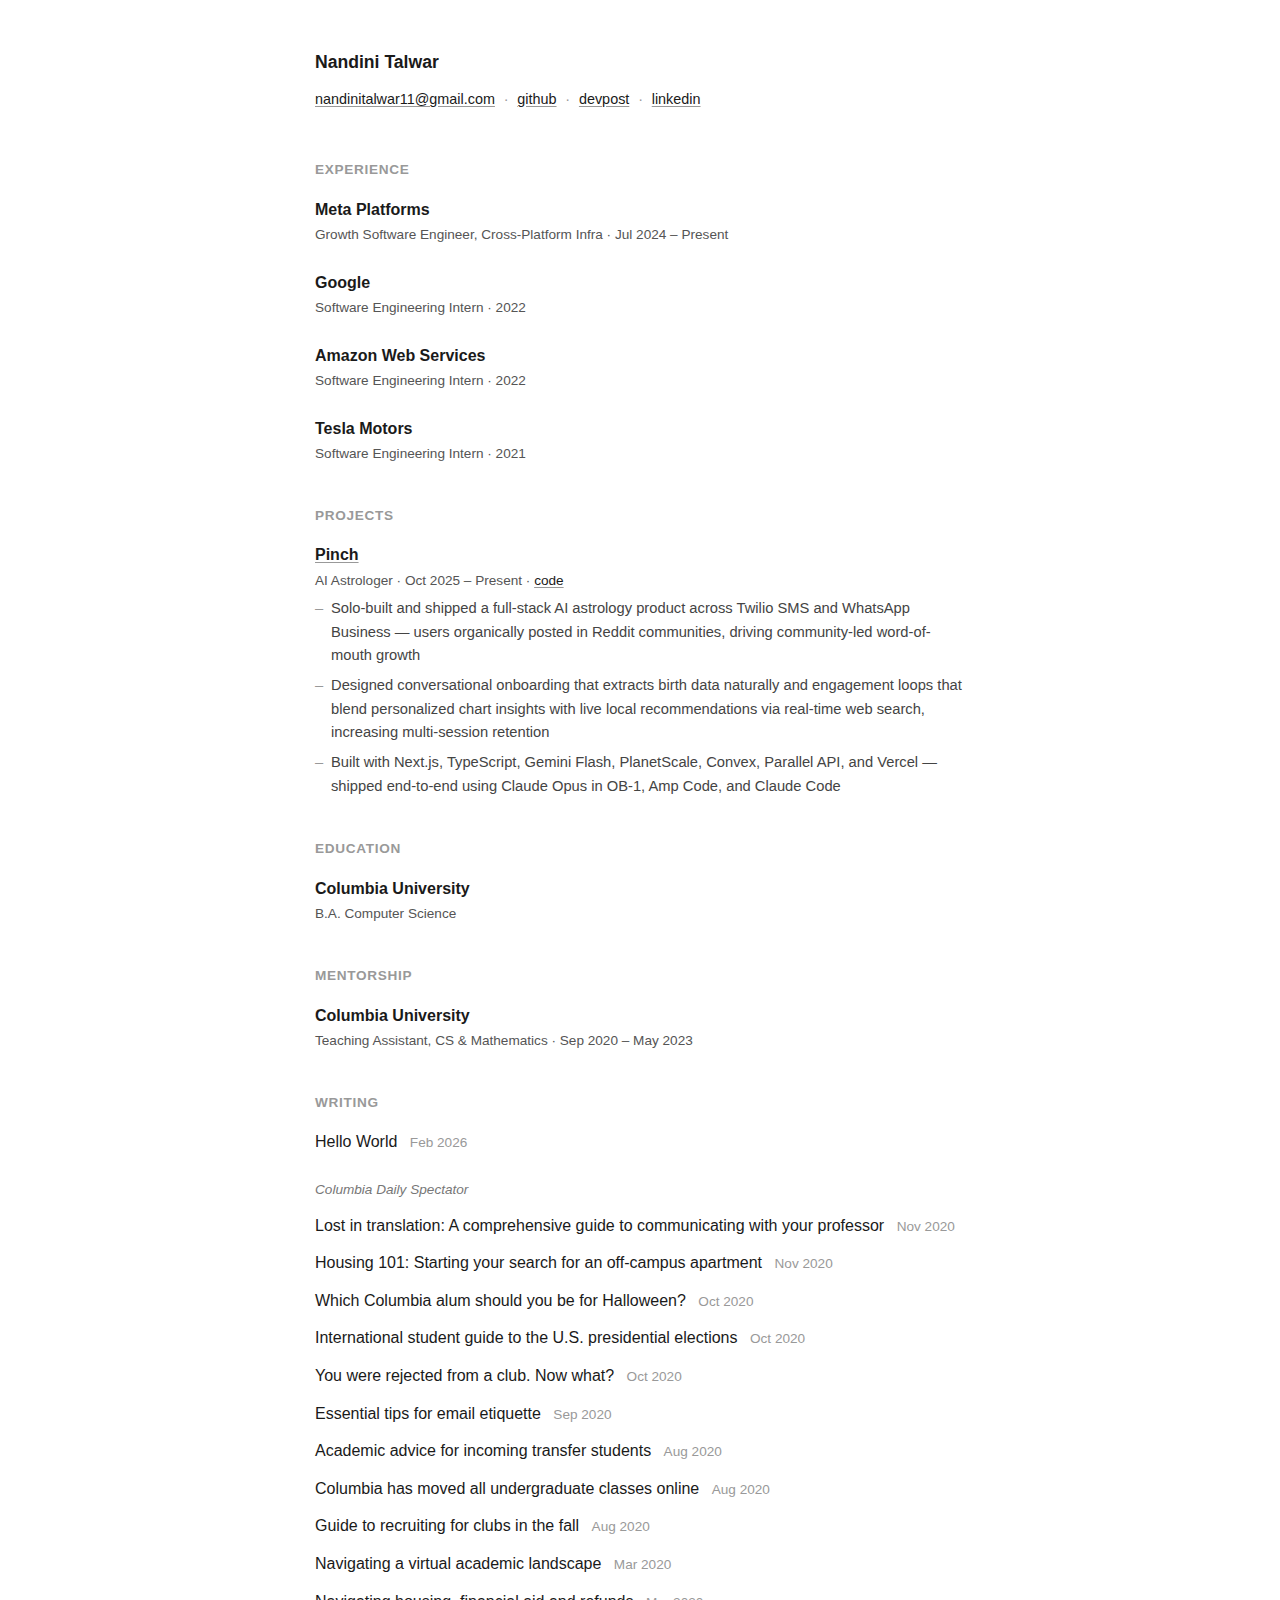
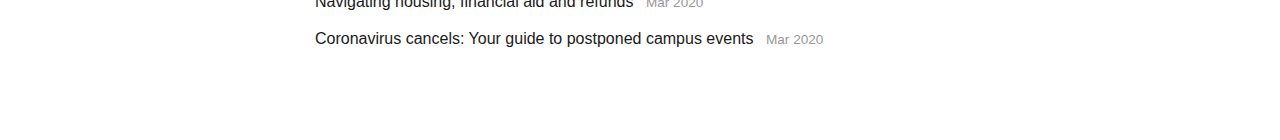
<file: index.html>
<!DOCTYPE html>
<html lang="en">
<head>
  <meta charset="UTF-8">
  <meta name="viewport" content="width=device-width, initial-scale=1.0">
  <title>Nandini Talwar</title>
  <link rel="stylesheet" href="style.css">
</head>
<body>
  <main>
    <header>
      <h1>Nandini Talwar</h1>
      <p class="contact">
        <a href="mailto:nandinitalwar11@gmail.com">nandinitalwar11@gmail.com</a>
        <span class="sep">·</span>
        <a href="https://github.com/NandiniTalwar">github</a>
        <span class="sep">·</span>
        <a href="https://devpost.com/nandinit">devpost</a>
        <span class="sep">·</span>
        <a href="https://linkedin.com/in/nandini-talwar">linkedin</a>
      </p>
    </header>

    <section>
      <h2>Experience</h2>
      <div class="entry">
        <div class="entry-header">
          <span class="entry-title">Meta Platforms</span>
          <span class="entry-meta">Growth Software Engineer, Cross-Platform Infra · Jul 2024 – Present</span>
        </div>
      </div>
      <div class="entry">
        <div class="entry-header">
          <span class="entry-title">Google</span>
          <span class="entry-meta">Software Engineering Intern · 2022</span>
        </div>
      </div>
      <div class="entry">
        <div class="entry-header">
          <span class="entry-title">Amazon Web Services</span>
          <span class="entry-meta">Software Engineering Intern · 2022</span>
        </div>
      </div>
      <div class="entry">
        <div class="entry-header">
          <span class="entry-title">Tesla Motors</span>
          <span class="entry-meta">Software Engineering Intern · 2021</span>
        </div>
      </div>
    </section>

    <section>
      <h2>Projects</h2>
      <div class="entry">
        <div class="entry-header">
          <span class="entry-title"><a href="https://trypinch.vercel.app/">Pinch</a></span>
          <span class="entry-meta">AI Astrologer · Oct 2025 – Present · <a href="https://github.com/NandiniTalwar/try-pinch">code</a></span>
        </div>
        <ul class="entry-details">
          <li>Solo-built and shipped a full-stack AI astrology product across Twilio SMS and WhatsApp Business — users organically posted in Reddit communities, driving community-led word-of-mouth growth</li>
          <li>Designed conversational onboarding that extracts birth data naturally and engagement loops that blend personalized chart insights with live local recommendations via real-time web search, increasing multi-session retention</li>
          <li>Built with Next.js, TypeScript, Gemini Flash, PlanetScale, Convex, Parallel API, and Vercel — shipped end-to-end using Claude Opus in OB-1, Amp Code, and Claude Code</li>
        </ul>
      </div>
    </section>

    <section>
      <h2>Education</h2>
      <div class="entry">
        <div class="entry-header">
          <span class="entry-title">Columbia University</span>
          <span class="entry-meta">B.A. Computer Science</span>
        </div>
      </div>
    </section>

    <section>
      <h2>Mentorship</h2>
      <div class="entry">
        <div class="entry-header">
          <span class="entry-title">Columbia University</span>
          <span class="entry-meta">Teaching Assistant, CS & Mathematics · Sep 2020 – May 2023</span>
        </div>
      </div>
    </section>

    <section>
      <h2>Writing</h2>
      <ul class="posts">
        <li>
          <a href="posts/hello-world.html">Hello World</a>
          <span class="post-date">Feb 2026</span>
        </li>
      </ul>
      <p class="writing-label">Columbia Daily Spectator</p>
      <ul class="posts">
        <li>
          <a href="https://www.columbiaspectator.com/spectrum/2020/11/15/lost-in-translation-a-comprehensive-guide-to-communicating-with-your-professor/">Lost in translation: A comprehensive guide to communicating with your professor</a>
          <span class="post-date">Nov 2020</span>
        </li>
        <li>
          <a href="https://www.columbiaspectator.com/spectrum/2020/11/08/housing-101-starting-your-search-for-an-off-campus-apartment/">Housing 101: Starting your search for an off-campus apartment</a>
          <span class="post-date">Nov 2020</span>
        </li>
        <li>
          <a href="https://www.columbiaspectator.com/spectrum/2020/10/25/quiz-which-columbia-alumnus-should-you-be-for-halloween/">Which Columbia alum should you be for Halloween?</a>
          <span class="post-date">Oct 2020</span>
        </li>
        <li>
          <a href="https://www.columbiaspectator.com/spectrum/2020/10/19/international-student-guide-to-the-us-presidential-elections/">International student guide to the U.S. presidential elections</a>
          <span class="post-date">Oct 2020</span>
        </li>
        <li>
          <a href="https://www.columbiaspectator.com/spectrum/2020/10/15/you-were-rejected-from-a-club-now-what/">You were rejected from a club. Now what?</a>
          <span class="post-date">Oct 2020</span>
        </li>
        <li>
          <a href="https://www.columbiaspectator.com/spectrum/2020/09/14/essential-tips-for-email-etiquette-tips-and-tricks-to-write-your-best-email/">Essential tips for email etiquette</a>
          <span class="post-date">Sep 2020</span>
        </li>
        <li>
          <a href="https://www.columbiaspectator.com/spectrum/2020/08/20/academic-advice-for-incoming-transfer-students/">Academic advice for incoming transfer students</a>
          <span class="post-date">Aug 2020</span>
        </li>
        <li>
          <a href="https://www.columbiaspectator.com/spectrum/2020/08/14/this-just-in-columbia-is-entirely-online-for-undergraduates-mostly-online-for-graduate-students/">Columbia has moved all undergraduate classes online</a>
          <span class="post-date">Aug 2020</span>
        </li>
        <li>
          <a href="https://www.columbiaspectator.com/spectrum/2020/08/01/guide-to-recruiting-for-clubs-in-the-fall/">Guide to recruiting for clubs in the fall</a>
          <span class="post-date">Aug 2020</span>
        </li>
        <li>
          <a href="https://www.columbiaspectator.com/news/2020/03/15/navigating-a-virtual-academic-landscape/">Navigating a virtual academic landscape</a>
          <span class="post-date">Mar 2020</span>
        </li>
        <li>
          <a href="https://www.columbiaspectator.com/news/2020/03/15/how-to-navigate-housing-and-university-accommodations/">Navigating housing, financial aid and refunds</a>
          <span class="post-date">Mar 2020</span>
        </li>
        <li>
          <a href="https://www.columbiaspectator.com/spectrum/2020/03/11/coronavirus-cancels-your-guide-to-postponed-campus-events/">Coronavirus cancels: Your guide to postponed campus events</a>
          <span class="post-date">Mar 2020</span>
        </li>
      </ul>
    </section>

  </main>
</body>
</html>
</file>
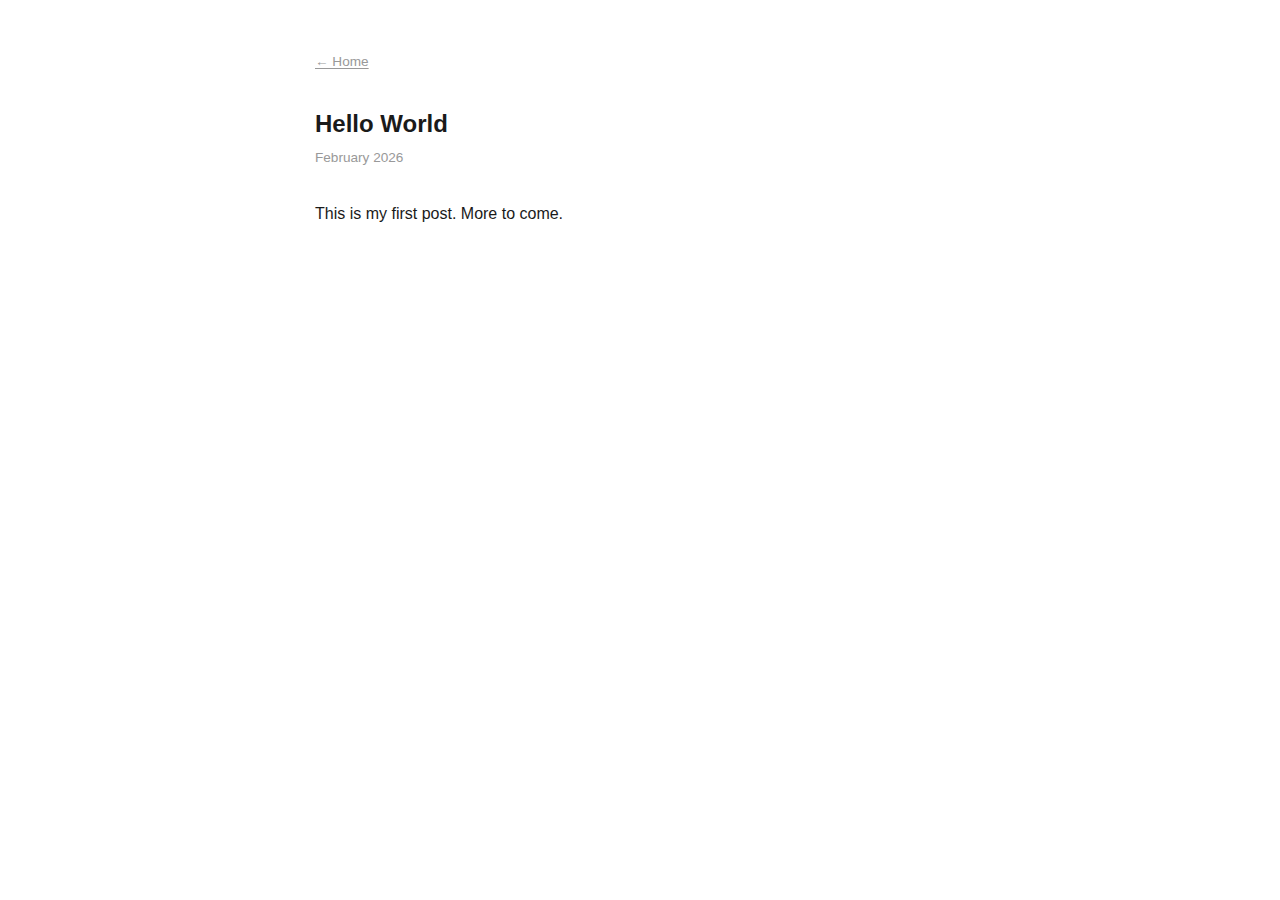
<file: posts/hello-world.html>
<!DOCTYPE html>
<html lang="en">
<head>
  <meta charset="UTF-8">
  <meta name="viewport" content="width=device-width, initial-scale=1.0">
  <title>Hello World - Nandini Talwar</title>
  <link rel="stylesheet" href="../style.css">
</head>
<body>
  <main>
    <a href="../index.html" class="back-link">&larr; Home</a>
    <article>
      <h1>Hello World</h1>
      <p class="date">February 2026</p>
      <p>This is my first post. More to come.</p>
    </article>
  </main>
</body>
</html>
</file>
<file: style.css>
* {
  margin: 0;
  padding: 0;
  box-sizing: border-box;
}

body {
  font-family: -apple-system, BlinkMacSystemFont, "Segoe UI", Helvetica, Arial, sans-serif;
  font-size: 16px;
  line-height: 1.6;
  color: #1a1a1a;
  background: #fff;
  padding: 3rem 1.5rem;
}

main {
  max-width: 650px;
  margin: 0 auto;
}

a {
  color: #1a1a1a;
  text-decoration: underline;
  text-decoration-color: #999;
  text-underline-offset: 2px;
}

a:hover {
  text-decoration-color: #1a1a1a;
}

header {
  margin-bottom: 3rem;
}

header h1 {
  font-size: 1.1rem;
  font-weight: 600;
  margin-bottom: 0.75rem;
}

header p {
  color: #555;
}

.contact {
  font-size: 0.9rem;
}

.contact .sep {
  margin: 0 0.3rem;
  color: #999;
}

section {
  margin-bottom: 2.5rem;
}

.entry {
  margin-bottom: 1.5rem;
}

.entry-header {
  margin-bottom: 0.35rem;
}

.entry-title {
  font-weight: 600;
}

.entry-meta {
  color: #555;
  font-size: 0.85rem;
  display: block;
  margin-top: 0.1rem;
}

.entry-details {
  list-style: none;
  margin-top: 0.35rem;
}

.entry-details li {
  position: relative;
  padding-left: 1rem;
  margin-bottom: 0.4rem;
  color: #444;
  font-size: 0.92rem;
}

.entry-details li::before {
  content: "–";
  position: absolute;
  left: 0;
  color: #999;
}

.entry-note {
  color: #555;
  font-size: 0.9rem;
  margin-top: 0.25rem;
}

h2 {
  font-size: 0.85rem;
  font-weight: 600;
  text-transform: uppercase;
  letter-spacing: 0.05em;
  color: #999;
  margin-bottom: 1rem;
}

.posts {
  list-style: none;
}

.posts li {
  margin-bottom: 0.75rem;
}

.posts a {
  text-decoration: none;
}

.posts a:hover {
  text-decoration: underline;
}

.post-date {
  color: #999;
  font-size: 0.85rem;
  margin-left: 0.5rem;
}

.writing-label {
  font-size: 0.85rem;
  color: #777;
  margin-top: 1.5rem;
  margin-bottom: 0.75rem;
  font-style: italic;
}

footer {
  margin-top: 4rem;
  color: #999;
  font-size: 0.85rem;
}

footer a {
  color: #999;
}

footer a:hover {
  color: #1a1a1a;
}

/* Blog post page */
article h1 {
  font-size: 1.5rem;
  font-weight: 600;
  margin-bottom: 0.25rem;
}

article .date {
  color: #999;
  font-size: 0.85rem;
  margin-bottom: 2rem;
}

article p {
  margin-bottom: 1.25rem;
}

article h2 {
  font-size: 1.1rem;
  text-transform: none;
  letter-spacing: normal;
  color: #1a1a1a;
  margin-top: 2rem;
  margin-bottom: 0.75rem;
}

article ul, article ol {
  margin-bottom: 1.25rem;
  padding-left: 1.5rem;
}

article li {
  margin-bottom: 0.4rem;
}

article blockquote {
  border-left: 2px solid #ddd;
  padding-left: 1rem;
  color: #555;
  margin-bottom: 1.25rem;
}

article code {
  background: #f5f5f5;
  padding: 0.15em 0.35em;
  border-radius: 3px;
  font-size: 0.9em;
}

.back-link {
  display: inline-block;
  margin-bottom: 2rem;
  font-size: 0.85rem;
  color: #999;
}
</file>
